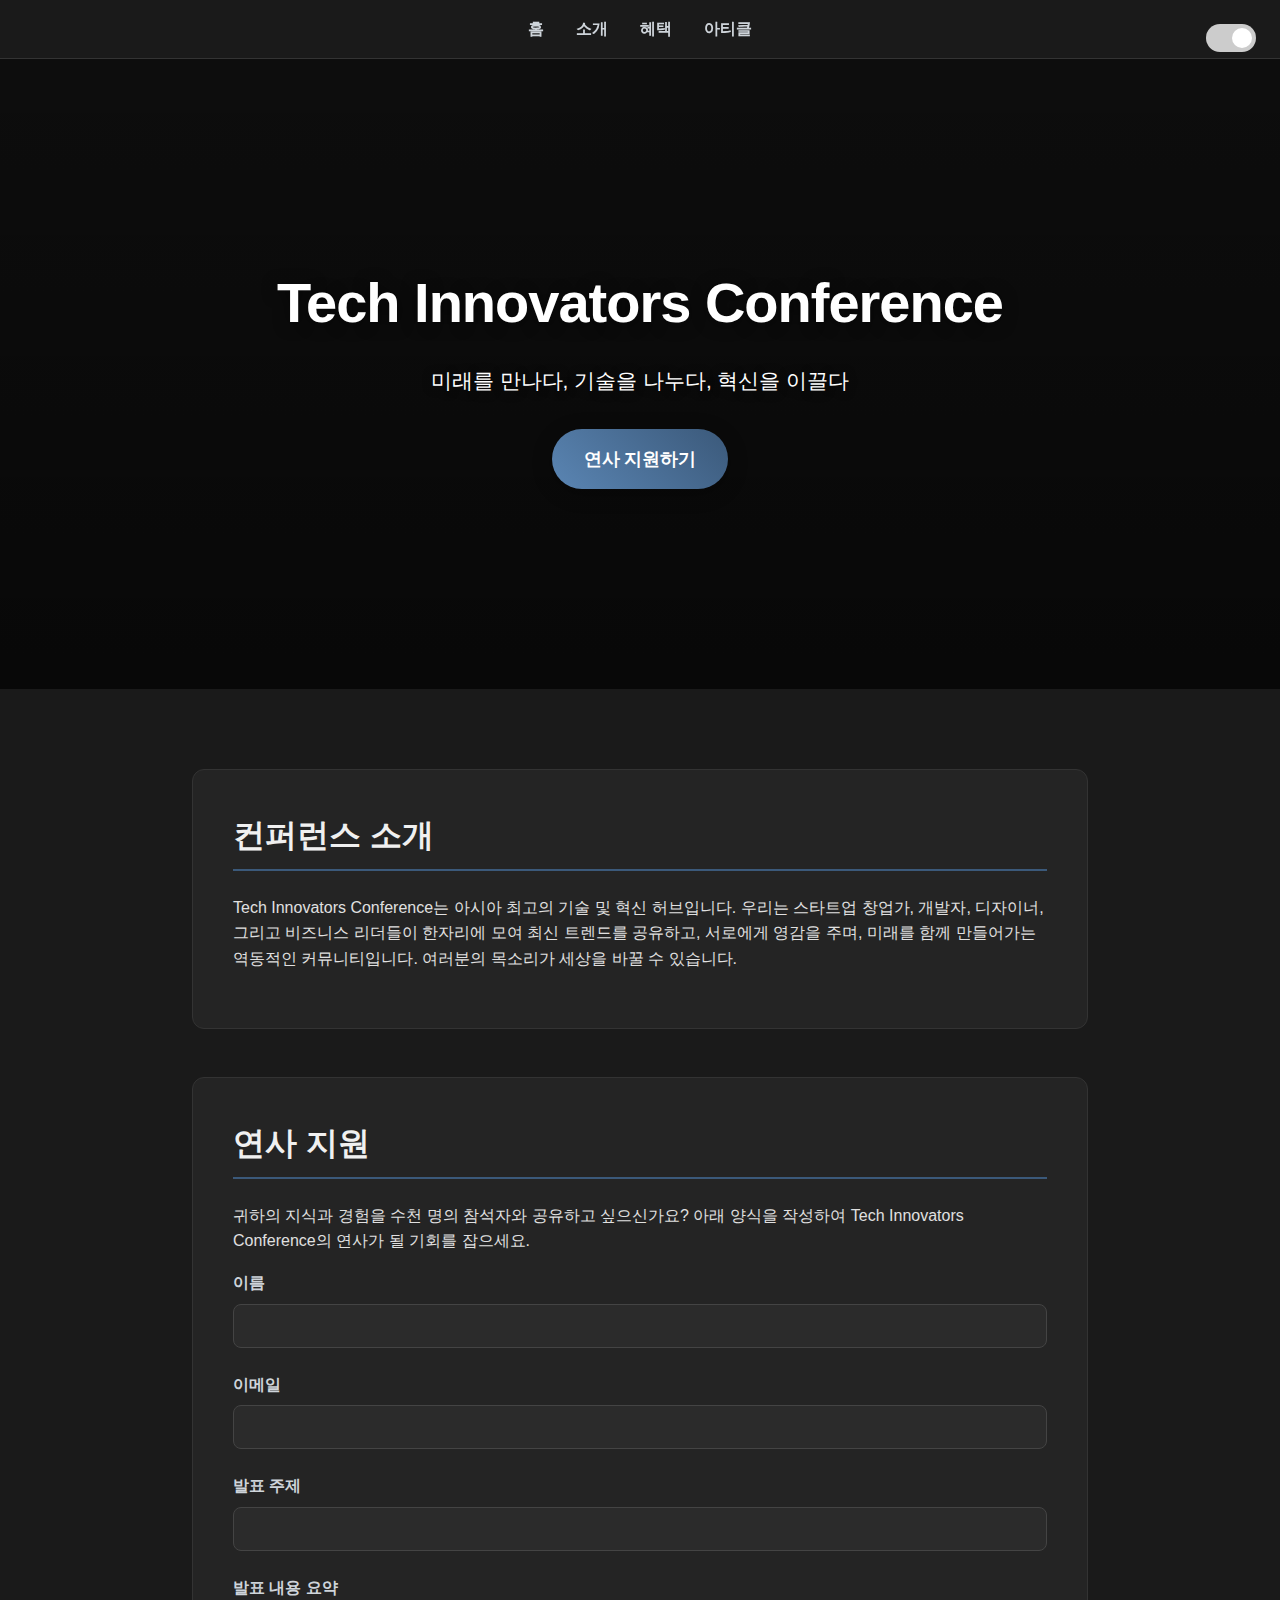
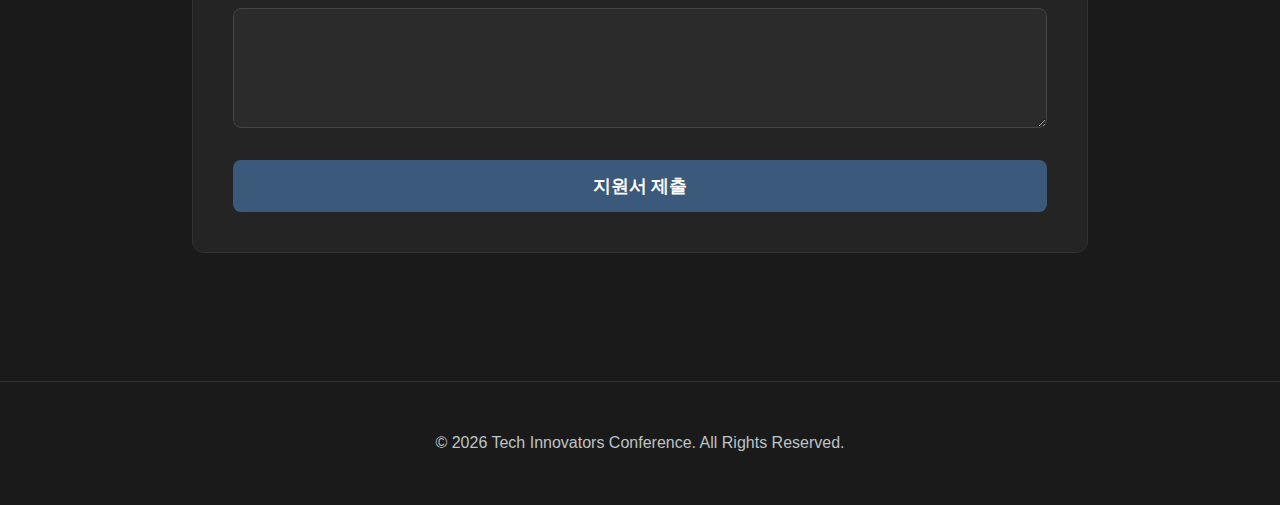
<file: index.html>
<!DOCTYPE html>
<html lang="ko">
<head>
    <meta charset="UTF-8">
    <meta name="viewport" content="width=device-width, initial-scale=1.0">
    <title>Tech Innovators Conference - 미래를 만나다</title>
    <!-- SEO Meta Tags -->
    <meta name="description" content="아시아 최고의 기술 컨퍼런스, Tech Innovators Conference에 오신 것을 환영합니다. 최신 IT 트렌드를 공유하고, 업계 리더들과 네트워킹할 기회를 잡으세요.">
    <meta name="keywords" content="테크 컨퍼런스, 스타트업, 연사 모집, IT 트렌드, 기술 강연, 개발자, 디자이너">
    <!-- Open Graph for social media -->
    <meta property="og:title" content="Tech Innovators Conference - 미래를 만나다">
    <meta property="og:description" content="최신 기술 트렌드와 비즈니스 인사이트가 가득한 곳. 지금 바로 Tech Innovators Conference에 참여하세요.">
    <meta property="og:type" content="website">
    <meta property="og:url" content="https://product-build-1.pages.dev/">
    <link rel="stylesheet" href="style.css?v=1.2">
    <script>
        // Apply theme before DOM loads to prevent flash
        (function() {
            const theme = localStorage.getItem('theme');
            if (theme === 'light') {
                document.documentElement.classList.add('light-mode');
            }
        })();
    </script>
</head>
<body>
    <div class="theme-switcher-container">
        <label class="switch">
            <input type="checkbox" id="theme-switcher">
            <span class="slider round"></span>
        </label>
    </div>

    <!-- Sticky Navigation -->
    <nav class="main-nav">
        <a href="/index.html">홈</a>
        <a href="/about.html">소개</a>
        <a href="/benefits.html">혜택</a>
        <a href="/articles.html">아티클</a>
    </nav>

    <!-- Hero Header -->
    <header class="main-header-hero">
        <h1>Tech Innovators Conference</h1>
        <p>미래를 만나다, 기술을 나누다, 혁신을 이끌다</p>
        <a href="#apply" class="cta-button">연사 지원하기</a>
    </header>

    <div class="container">
        <section id="intro" class="text-section">
            <h2>컨퍼런스 소개</h2>
            <p>Tech Innovators Conference는 아시아 최고의 기술 및 혁신 허브입니다. 우리는 스타트업 창업가, 개발자, 디자이너, 그리고 비즈니스 리더들이 한자리에 모여 최신 트렌드를 공유하고, 서로에게 영감을 주며, 미래를 함께 만들어가는 역동적인 커뮤니티입니다. 여러분의 목소리가 세상을 바꿀 수 있습니다.</p>
        </section>

        <section id="apply" class="form-section">
            <h2>연사 지원</h2>
            <p>귀하의 지식과 경험을 수천 명의 참석자와 공유하고 싶으신가요? 아래 양식을 작성하여 Tech Innovators Conference의 연사가 될 기회를 잡으세요.</p>
            <form id="speaker-form">
                <div class="form-group">
                    <label for="name">이름</label>
                    <input type="text" id="name" name="name" required>
                </div>
                <div class="form-group">
                    <label for="email">이메일</label>
                    <input type="email" id="email" name="email" required>
                </div>
                <div class="form-group">
                    <label for="topic">발표 주제</label>
                    <input type="text" id="topic" name="topic" required>
                </div>
                <div class="form-group">
                    <label for="abstract">발표 내용 요약</label>
                    <textarea id="abstract" name="abstract" rows="5" required></textarea>
                </div>
                <button type="submit" class="submit-button">지원서 제출</button>
            </form>
            <p id="form-success-message" style="display:none; color: green; margin-top: 15px;">성공적으로 지원되었습니다! 검토 후 연락드리겠습니다.</p>
        </section>
    </div>

    <footer class="main-footer">
        <p>&copy; 2026 Tech Innovators Conference. All Rights Reserved.</p>
    </footer>

    <script src="/js/theme.js" defer></script>
</body>
</html>
</file>
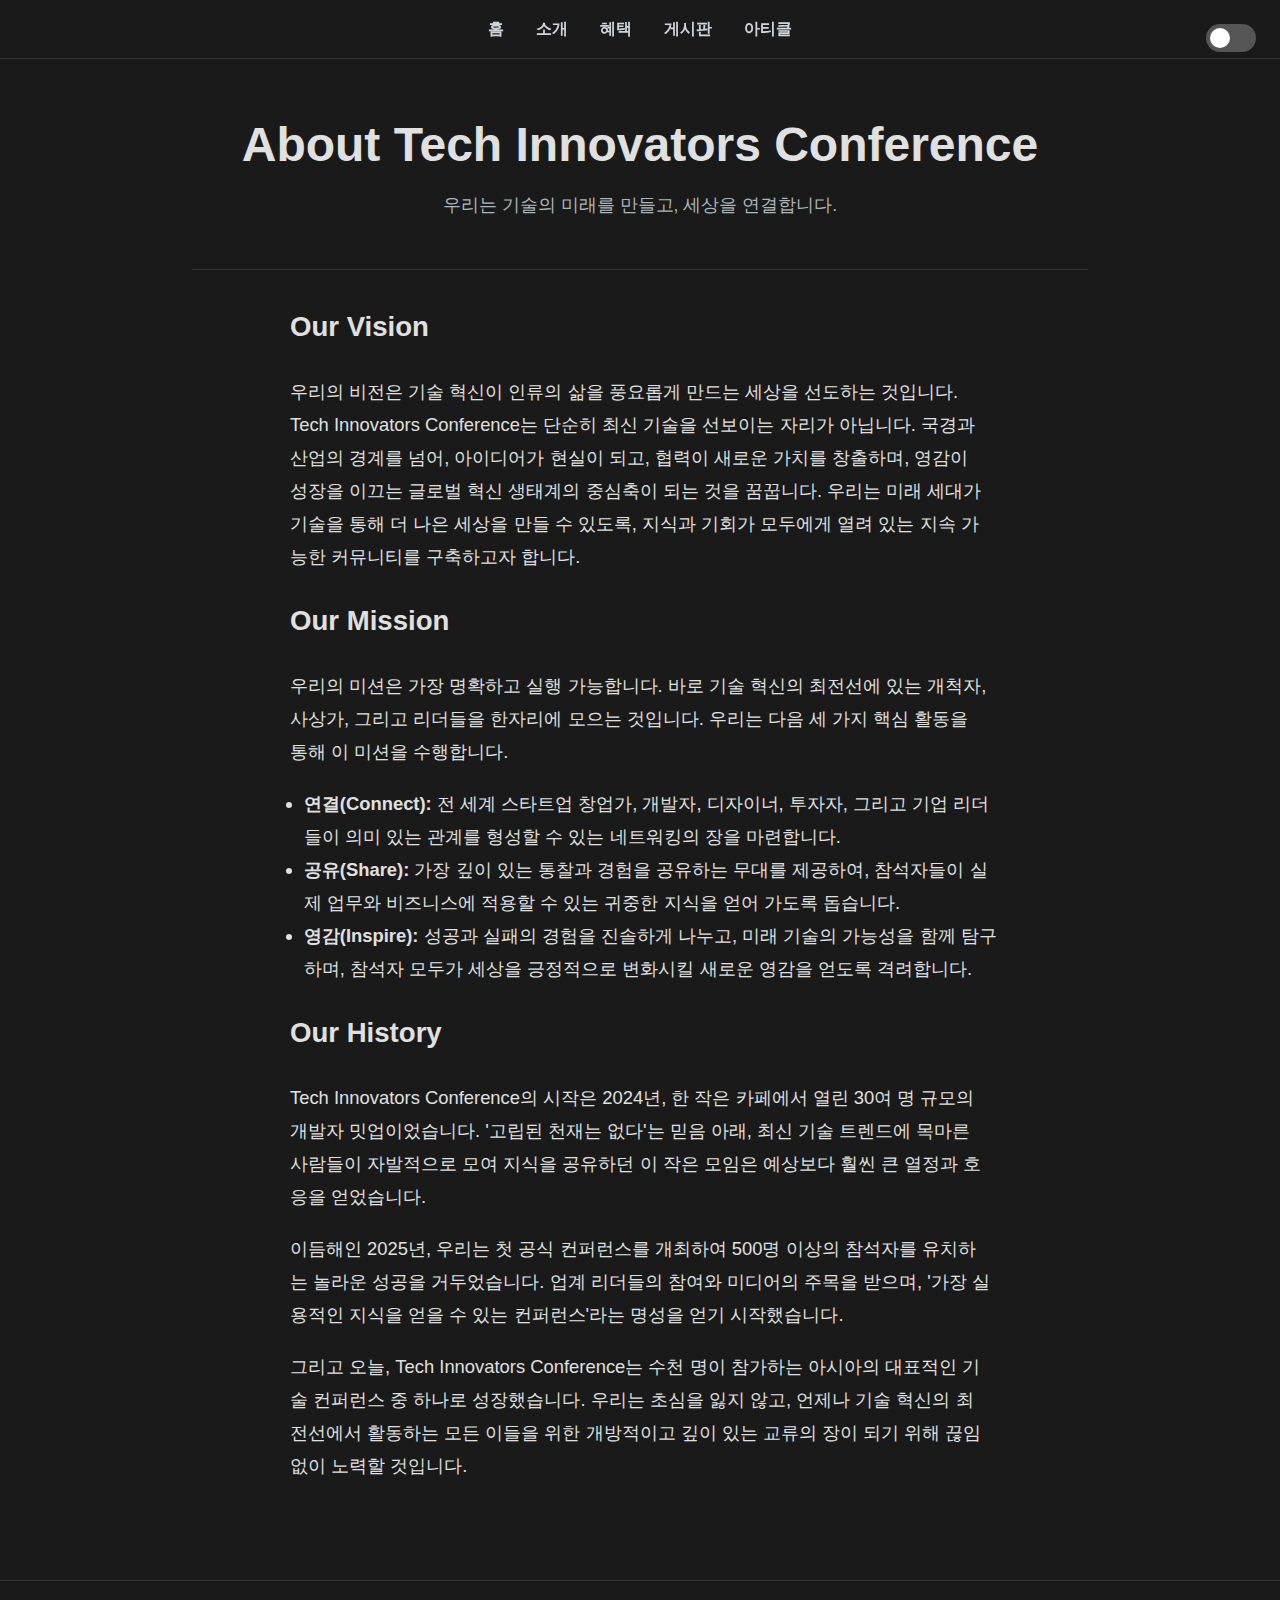
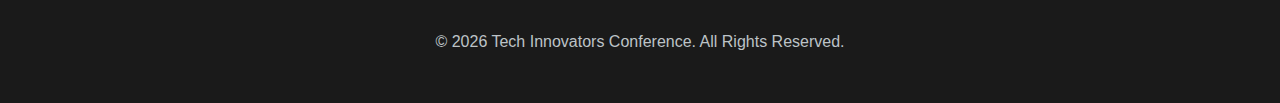
<file: about.html>
<!DOCTYPE html>
<html lang="ko">
<head>
    <meta charset="UTF-8">
    <meta name="viewport" content="width=device-width, initial-scale=1.0">
    <title>About Us - Tech Innovators Conference</title>
    <!-- SEO Meta Tags -->
    <meta name="description" content="Tech Innovators Conference의 비전, 미션, 그리고 연혁을 소개합니다. 우리는 기술 혁신을 통해 미래를 선도하고, 세상을 연결하는 것을 목표로 합니다.">
    <meta name="keywords" content="테크 컨퍼런스, 비전, 미션, 기술 혁신, 스타트업, IT 커뮤니티">
    <!-- Open Graph for social media -->
    <meta property="og:title" content="About Us - Tech Innovators Conference">
    <meta property="og:description" content="Tech Innovators Conference는 기술 혁신의 미래를 만들어가는 커뮤니티입니다. 우리의 비전과 미션에 동참하세요.">
    <meta property="og:type" content="website">
    <meta property="og:url" content="https://product-build-1.pages.dev/about">
    <link rel="stylesheet" href="style.css?v=1.2">
    <script>
      // Apply theme before DOM loads to prevent flash
      (function() {
        const theme = localStorage.getItem('theme');
        if (theme === 'light') {
          document.documentElement.classList.add('light-mode');
        }
      })();
    </script>
</head>
<body>
    <div class="theme-switcher-container">
        <label class="switch">
            <input type="checkbox" id="theme-switcher">
            <span class="slider round"></span>
        </label>
    </div>

    <nav class="main-nav">
        <a href="/index.html">홈</a>
        <a href="/about.html">소개</a>
        <a href="/benefits.html">혜택</a>
        <a href="/board.html">게시판</a>
        <a href="/articles.html">아티클</a>
    </nav>

    <div class="container">
        <header class="page-header">
            <h1>About Tech Innovators Conference</h1>
            <p>우리는 기술의 미래를 만들고, 세상을 연결합니다.</p>
        </header>

        <main class="post-full-body">
            <section>
                <h2>Our Vision</h2>
                <p>우리의 비전은 기술 혁신이 인류의 삶을 풍요롭게 만드는 세상을 선도하는 것입니다. Tech Innovators Conference는 단순히 최신 기술을 선보이는 자리가 아닙니다. 국경과 산업의 경계를 넘어, 아이디어가 현실이 되고, 협력이 새로운 가치를 창출하며, 영감이 성장을 이끄는 글로벌 혁신 생태계의 중심축이 되는 것을 꿈꿉니다. 우리는 미래 세대가 기술을 통해 더 나은 세상을 만들 수 있도록, 지식과 기회가 모두에게 열려 있는 지속 가능한 커뮤니티를 구축하고자 합니다.</p>
            </section>

            <section>
                <h2>Our Mission</h2>
                <p>우리의 미션은 가장 명확하고 실행 가능합니다. 바로 기술 혁신의 최전선에 있는 개척자, 사상가, 그리고 리더들을 한자리에 모으는 것입니다. 우리는 다음 세 가지 핵심 활동을 통해 이 미션을 수행합니다.</p>
                <ul>
                    <li><strong>연결(Connect):</strong> 전 세계 스타트업 창업가, 개발자, 디자이너, 투자자, 그리고 기업 리더들이 의미 있는 관계를 형성할 수 있는 네트워킹의 장을 마련합니다.</li>
                    <li><strong>공유(Share):</strong> 가장 깊이 있는 통찰과 경험을 공유하는 무대를 제공하여, 참석자들이 실제 업무와 비즈니스에 적용할 수 있는 귀중한 지식을 얻어 가도록 돕습니다.</li>
                    <li><strong>영감(Inspire):</strong> 성공과 실패의 경험을 진솔하게 나누고, 미래 기술의 가능성을 함께 탐구하며, 참석자 모두가 세상을 긍정적으로 변화시킬 새로운 영감을 얻도록 격려합니다.</li>
                </ul>
            </section>

            <section>
                <h2>Our History</h2>
                <p>Tech Innovators Conference의 시작은 2024년, 한 작은 카페에서 열린 30여 명 규모의 개발자 밋업이었습니다. '고립된 천재는 없다'는 믿음 아래, 최신 기술 트렌드에 목마른 사람들이 자발적으로 모여 지식을 공유하던 이 작은 모임은 예상보다 훨씬 큰 열정과 호응을 얻었습니다.</p>
                <p>이듬해인 2025년, 우리는 첫 공식 컨퍼런스를 개최하여 500명 이상의 참석자를 유치하는 놀라운 성공을 거두었습니다. 업계 리더들의 참여와 미디어의 주목을 받으며, '가장 실용적인 지식을 얻을 수 있는 컨퍼런스'라는 명성을 얻기 시작했습니다.</p>
                <p>그리고 오늘, Tech Innovators Conference는 수천 명이 참가하는 아시아의 대표적인 기술 컨퍼런스 중 하나로 성장했습니다. 우리는 초심을 잃지 않고, 언제나 기술 혁신의 최전선에서 활동하는 모든 이들을 위한 개방적이고 깊이 있는 교류의 장이 되기 위해 끊임없이 노력할 것입니다.</p>
            </section>
        </main>
    </div>

    <footer class="main-footer">
        <p>&copy; 2026 Tech Innovators Conference. All Rights Reserved.</p>
    </footer>

    <script src="main.js"></script>
</body>
</html>
</file>
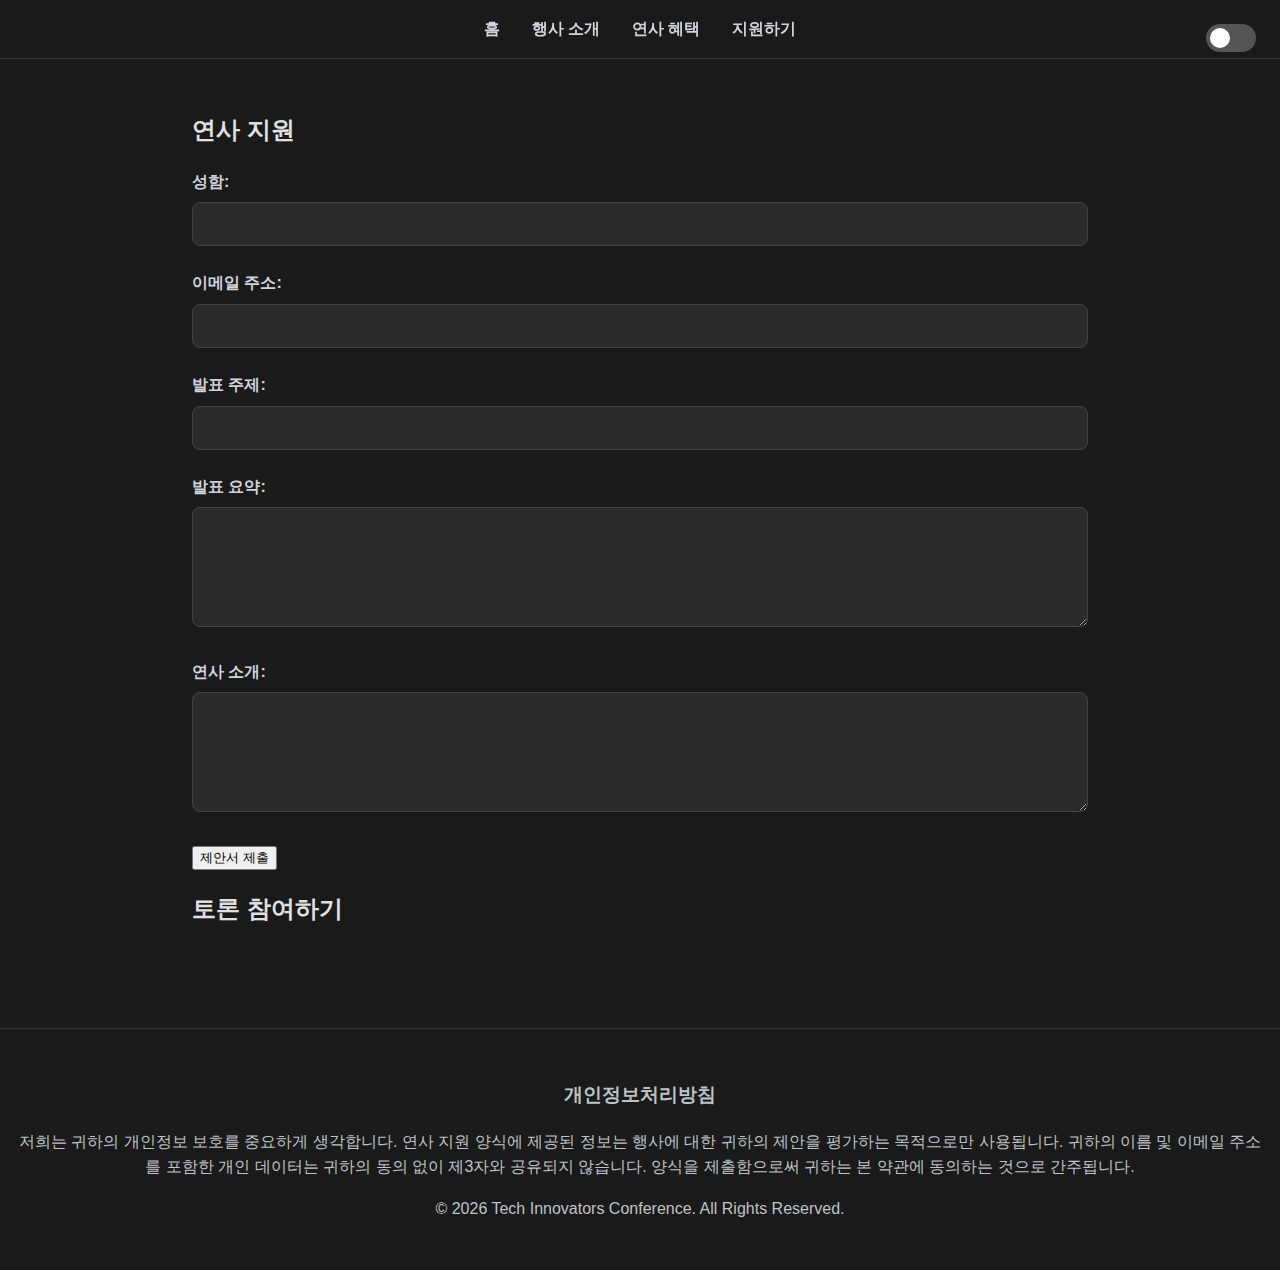
<file: apply.html>
<!DOCTYPE html>
<html lang="ko">
<head>
    <!-- Google tag (gtag.js) -->
<script async src="https://www.googletagmanager.com/gtag/js?id=G-HQX7RGY81Z"></script>
<script>
  window.dataLayer = window.dataLayer || [];
  function gtag(){dataLayer.push(arguments);}
  gtag('js', new Date());

  gtag('config', 'G-HQX7RGY81Z');
</script>
    <meta charset="UTF-8">
    <meta name="viewport" content="width=device-width, initial-scale=1.0">
    <meta name="google-adsense-account" content="ca-pub-8639144481500006">
    <title>지원하기 - Tech Innovators Conference</title>
    <link rel="stylesheet" href="style.css">
    <script async src="https://pagead2.googlesyndication.com/pagead/js/adsbygoogle.js?client=ca-pub-8639144481500006"
     crossorigin="anonymous"></script>
    <script type="text/javascript">
    (function(c,l,a,r,i,t,y){
        c[a]=c[a]||function(){(c[a].q=c[a].q||[]).push(arguments)};
        t=l.createElement(r);t.async=1;t.src="https://www.clarity.ms/tag/"+i;
        y=l.getElementsByTagName(r)[0];y.parentNode.insertBefore(t,y);
    })(window, document, "clarity", "script", "vahjximqha");
</script>
</head>
<body>
    <div class="theme-switcher-container">
        <label class="switch">
            <input type="checkbox" id="theme-switcher">
            <span class="slider round"></span>
        </label>
    </div>

    <nav class="main-nav">
        <a href="index.html">홈</a>
        <a href="about.html">행사 소개</a>
        <a href="benefits.html">연사 혜택</a>
        <a href="apply.html">지원하기</a>
    </nav>

    <div class="container">
        <main>
            <div id="speaker-form-container">
                <h2>연사 지원</h2>
                <form action="https://formspree.io/f/xzdglgkl" method="POST">
                    <div class="form-group">
                        <label for="name">성함:</label>
                        <input type="text" id="name" name="name" required>
                    </div>
                    
                    <div class="form-group">
                        <label for="email">이메일 주소:</label>
                        <input type="email" id="email" name="email" required>
                    </div>

                    <div class="form-group">
                        <label for="talk-title">발표 주제:</label>
                        <input type="text" id="talk-title" name="talk-title" required>
                    </div>

                    <div class="form-group">
                        <label for="talk-summary">발표 요약:</label>
                        <textarea id="talk-summary" name="talk-summary" rows="5" required></textarea>
                    </div>
                    
                    <div class="form-group">
                        <label for="speaker-bio">연사 소개:</label>
                        <textarea id="speaker-bio" name="speaker-bio" rows="4" required></textarea>
                    </div>

                    <button type="submit">제안서 제출</button>
                </form>
            </div>
            <section id="comments" class="content-section">
                <h2>토론 참여하기</h2>
                <div id="disqus_thread"></div>
                <script>
                    var disqus_config = function () {
                        this.page.url = window.location.href;
                        this.page.identifier = window.location.pathname;
                        this.page.theme = document.body.classList.contains('light-mode') ? 'light' : 'dark';
                    };
                    (function() { // DON'T EDIT BELOW THIS LINE
                    var d = document, s = d.createElement('script');
                    s.src = 'https://product-build-1.disqus.com/embed.js';
                    s.setAttribute('data-timestamp', +new Date());
                    (d.head || d.body).appendChild(s);
                    })();
                </script>
                <noscript>Please enable JavaScript to view the <a href="https://disqus.com/?ref_noscript">comments powered by Disqus.</a></noscript>
            </section>
        </main>
    </div>

    <footer class="main-footer">
        <div id="privacy">
            <h3>개인정보처리방침</h3>
            <p>저희는 귀하의 개인정보 보호를 중요하게 생각합니다. 연사 지원 양식에 제공된 정보는 행사에 대한 귀하의 제안을 평가하는 목적으로만 사용됩니다. 귀하의 이름 및 이메일 주소를 포함한 개인 데이터는 귀하의 동의 없이 제3자와 공유되지 않습니다. 양식을 제출함으로써 귀하는 본 약관에 동의하는 것으로 간주됩니다.</p>
        </div>
        <p>&copy; 2026 Tech Innovators Conference. All Rights Reserved.</p>
    </footer>

    <script src="main.js"></script>
</body>
</html>
</file>
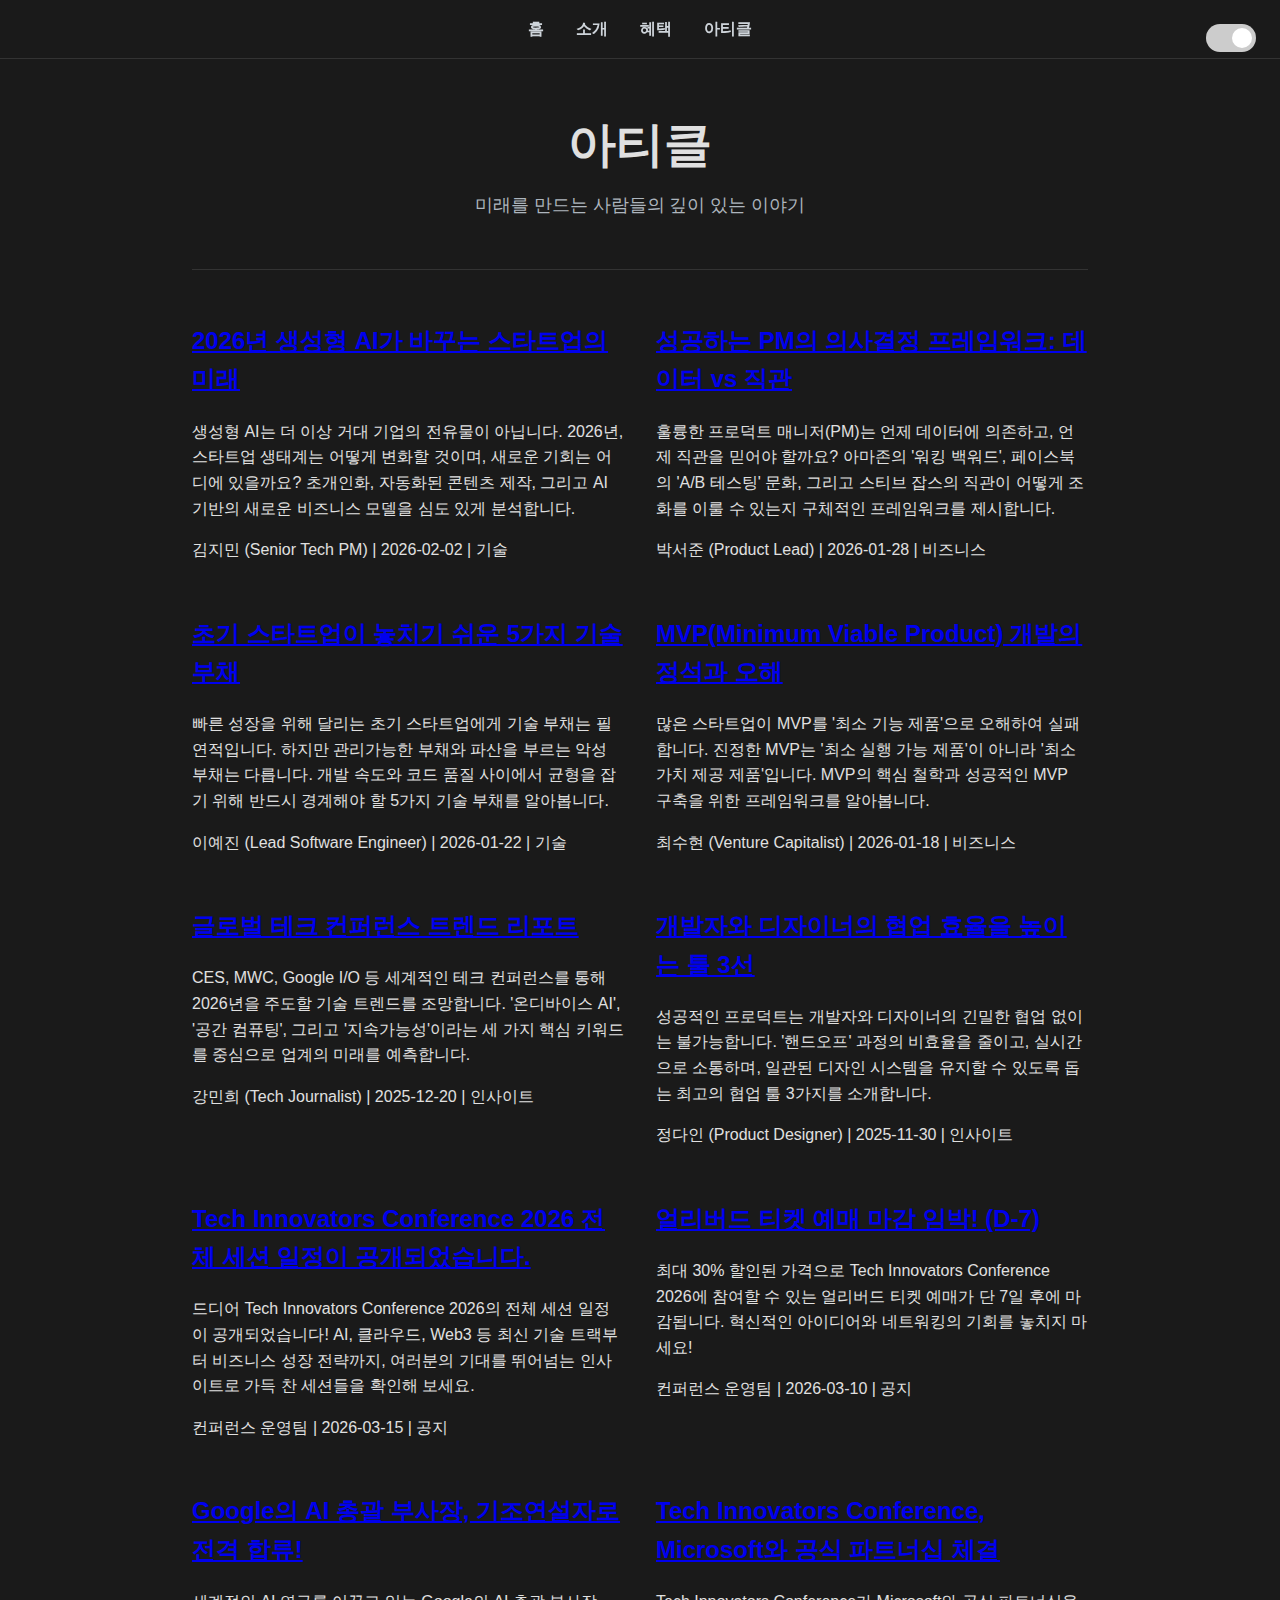
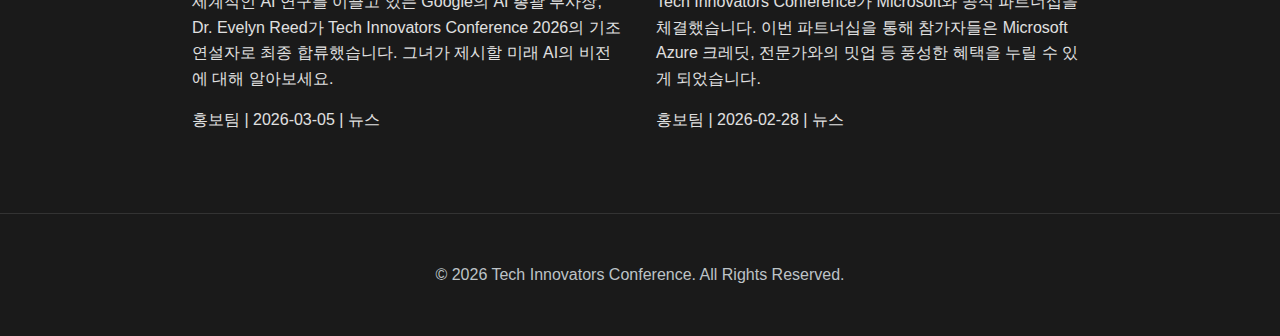
<file: articles.html>
<!DOCTYPE html>
<html lang="ko">
<head>
    <meta charset="UTF-8">
    <meta name="viewport" content="width=device-width, initial-scale=1.0">
    <title>아티클 - Tech Innovators Conference</title>
    <meta name="description" content="기술 트렌드, 스타트업, AI, 그리고 미래 산업에 대한 깊이 있는 인사이트를 Tech Innovators Conference의 아티클을 통해 만나보세요.">
    <meta name="keywords" content="기술 블로그, IT 트렌드, AI, 스타트업, 프로덕트 매니지먼트, 컨퍼런스 인사이트">
    <meta property="og:title" content="아티클 - Tech Innovators Conference">
    <meta property="og:description" content="최신 기술 트렌드와 비즈니스 인사이트가 가득한 곳. Tech Innovators Conference의 전문가 아티클을 읽어보세요.">
    <meta property="og:type" content="website">
    <meta property="og:url" content="https://product-build-1.pages.dev/articles">
    <link rel="stylesheet" href="../style.css?v=1.2">
    <script>
        (function() {
            const theme = localStorage.getItem('theme');
            if (theme === 'light') {
                document.documentElement.classList.add('light-mode');
            }
        })();
    </script>
</head>
<body>
    <div class="theme-switcher-container">
        <label class="switch">
            <input type="checkbox" id="theme-switcher">
            <span class="slider round"></span>
        </label>
    </div>

    <nav class="main-nav">
        <a href="/index.html">홈</a>
        <a href="/about.html">소개</a>
        <a href="/benefits.html">혜택</a>
        <a href="/articles.html">아티클</a>
    </nav>

    <div class="container">
        <header class="page-header">
            <h1>아티클</h1>
            <p>미래를 만드는 사람들의 깊이 있는 이야기</p>
        </header>

        <main id="articles-list" class="posts-grid">
            <!-- 아티클 목록이 여기에 동적으로 삽입됩니다. -->
        </main>
    </div>

    <footer class="main-footer">
        <p>&copy; 2026 Tech Innovators Conference. All Rights Reserved.</p>
    </footer>
    
    <script src="/js/article-data.js"></script>
    <script src="/js/articles.js"></script>
    <script src="/js/theme.js" defer></script>
</body>
</html>
</file>
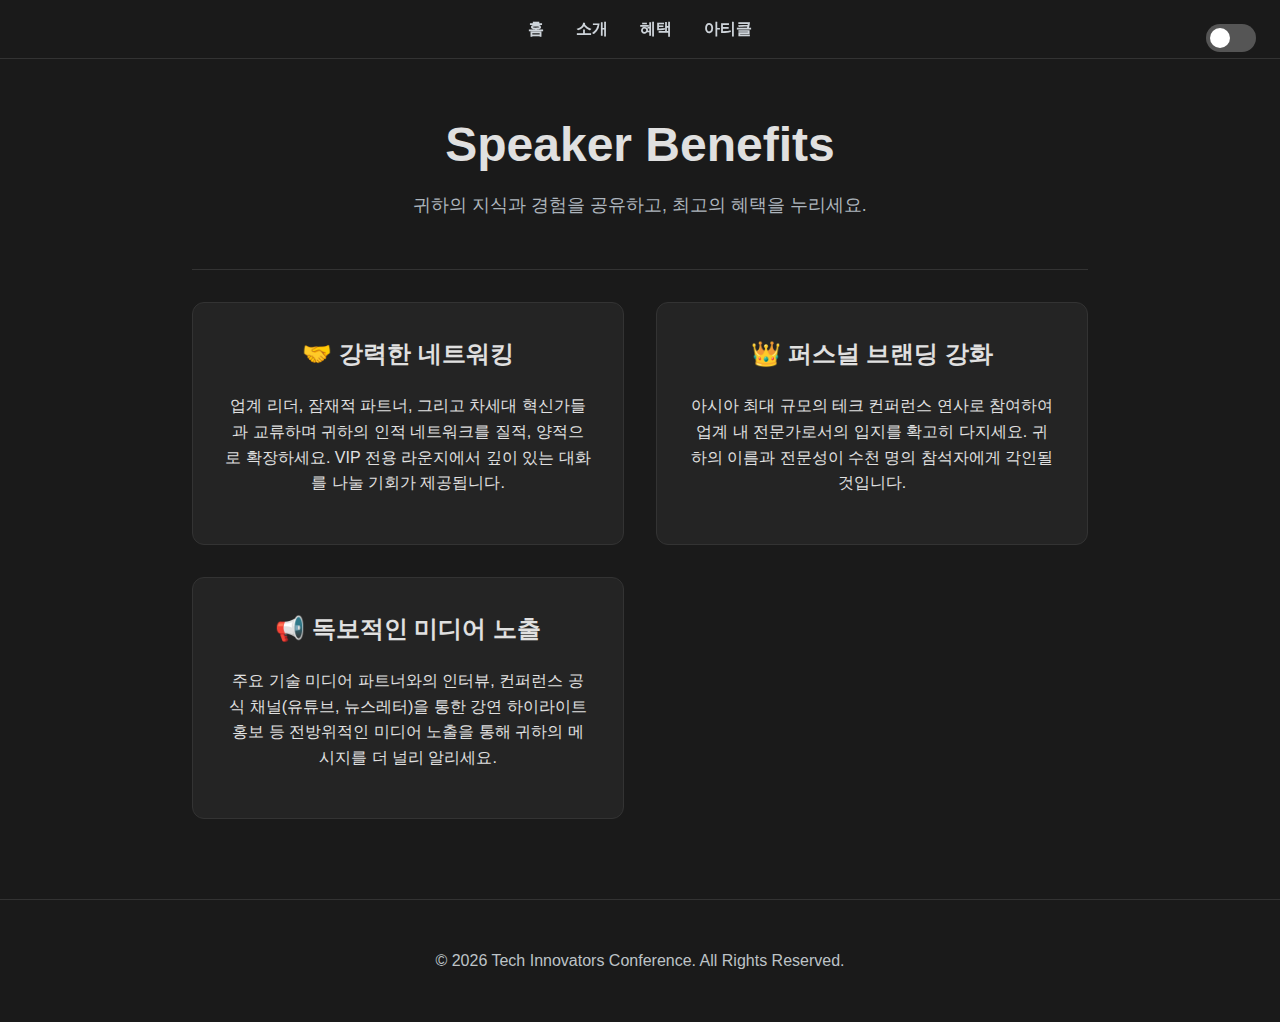
<file: benefits.html>
<!DOCTYPE html>
<html lang="ko">
<head>
    <meta charset="UTF-8">
    <meta name="viewport" content="width=device-width, initial-scale=1.0">
    <title>연사 혜택 - Tech Innovators Conference</title>
    <!-- SEO Meta Tags -->
    <meta name="description" content="Tech Innovators Conference 연사가 되어 최고의 혜택을 누리세요. 강력한 네트워킹, 퍼스널 브랜딩 강화, 그리고 독보적인 미디어 노출 기회를 제공합니다.">
    <meta name="keywords" content="연사 혜택, 네트워킹, 브랜딩, 미디어 노출, 테크 컨퍼런스, 기술 강연">
    <!-- Open Graph for social media -->
    <meta property="og:title" content="연사 혜택 - Tech Innovators Conference">
    <meta property="og:description" content="Tech Innovators Conference에서 귀하의 인사이트를 공유하고 특별한 혜택의 주인공이 되십시오.">
    <meta property="og:type" content="website">
    <meta property="og:url" content="https://product-build-1.pages.dev/benefits">
    <link rel="stylesheet" href="style.css?v=1.2">
    <script>
      // Apply theme before DOM loads to prevent flash
      (function() {
        const theme = localStorage.getItem('theme');
        if (theme === 'light') {
          document.documentElement.classList.add('light-mode');
        }
      })();
    </script>
</head>
<body>
    <div class="theme-switcher-container">
        <label class="switch">
            <input type="checkbox" id="theme-switcher">
            <span class="slider round"></span>
        </label>
    </div>

    <nav class="main-nav">
        <a href="/index.html">홈</a>
        <a href="/about.html">소개</a>
        <a href="/benefits.html">혜택</a>
        <a href="/articles.html">아티클</a>
    </nav>

    <div class="container">
        <header class="page-header">
            <h1>Speaker Benefits</h1>
            <p>귀하의 지식과 경험을 공유하고, 최고의 혜택을 누리세요.</p>
        </header>

        <main class="benefits-grid">
            <div class="benefit-card">
                <h2>🤝 강력한 네트워킹</h2>
                <p>업계 리더, 잠재적 파트너, 그리고 차세대 혁신가들과 교류하며 귀하의 인적 네트워크를 질적, 양적으로 확장하세요. VIP 전용 라운지에서 깊이 있는 대화를 나눌 기회가 제공됩니다.</p>
            </div>
            <div class="benefit-card">
                <h2>👑 퍼스널 브랜딩 강화</h2>
                <p>아시아 최대 규모의 테크 컨퍼런스 연사로 참여하여 업계 내 전문가로서의 입지를 확고히 다지세요. 귀하의 이름과 전문성이 수천 명의 참석자에게 각인될 것입니다.</p>
            </div>
            <div class="benefit-card">
                <h2>📢 독보적인 미디어 노출</h2>
                <p>주요 기술 미디어 파트너와의 인터뷰, 컨퍼런스 공식 채널(유튜브, 뉴스레터)을 통한 강연 하이라이트 홍보 등 전방위적인 미디어 노출을 통해 귀하의 메시지를 더 널리 알리세요.</p>
            </div>
        </main>
    </div>

    <footer class="main-footer">
        <p>&copy; 2026 Tech Innovators Conference. All Rights Reserved.</p>
    </footer>

    <script src="main.js"></script>
</body>
</html>
</file>
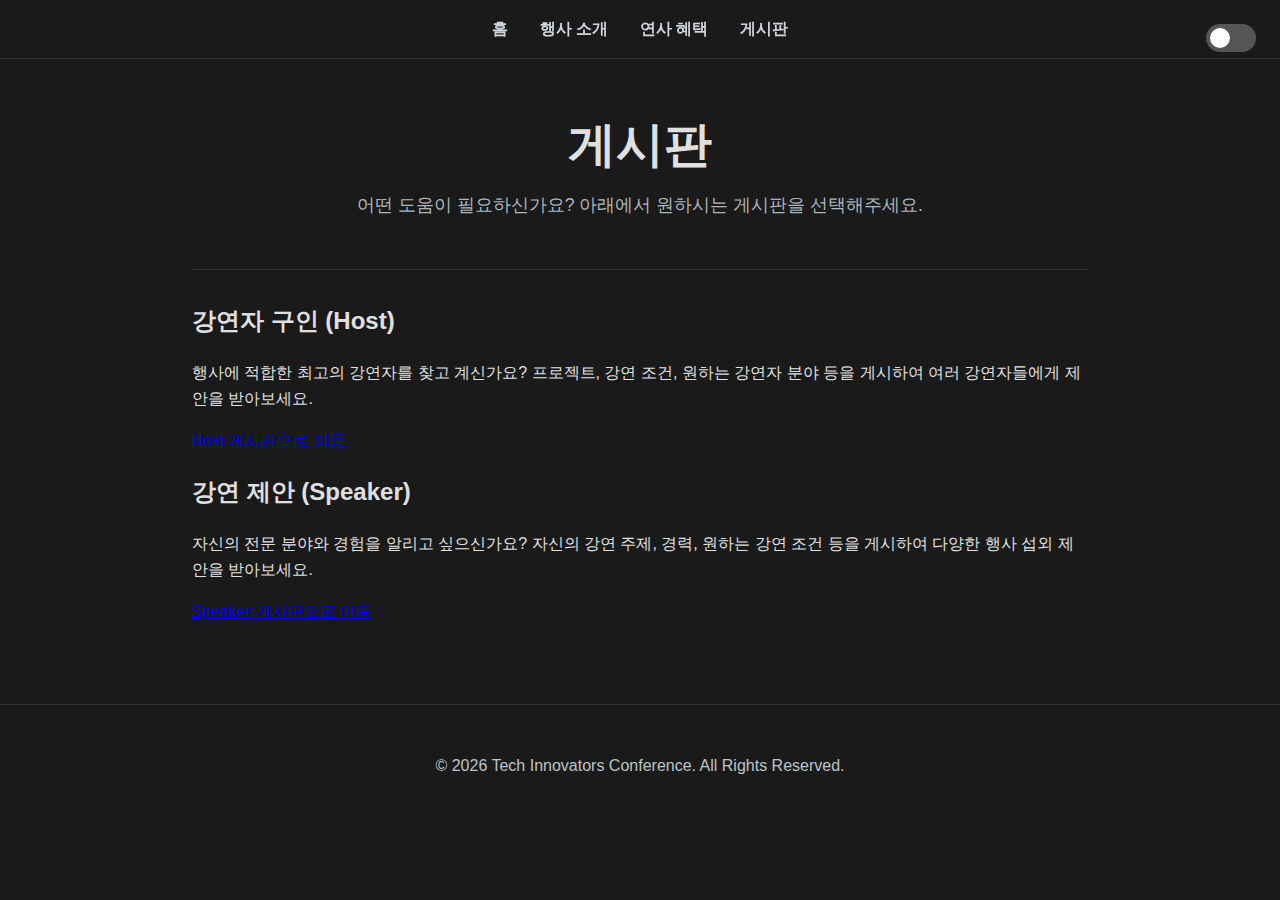
<file: board.html>
<!DOCTYPE html>
<html lang="ko">
<head>
    <meta charset="UTF-8">
    <meta name="viewport" content="width=device-width, initial-scale=1.0">
    <title>게시판 선택 - 강연자/섭외자 매칭 플랫폼</title>
    <link rel="stylesheet" href="style.css">
    <script>
      (function() {
        const theme = localStorage.getItem('theme');
        if (theme === 'light') {
          document.documentElement.classList.add('light-mode');
        }
      })();
    </script>
</head>
<body>
    <div class="theme-switcher-container">
        <label class="switch">
            <input type="checkbox" id="theme-switcher">
            <span class="slider round"></span>
        </label>
    </div>

    <nav class="main-nav">
        <a href="index.html">홈</a>
        <a href="about.html">행사 소개</a>
        <a href="benefits.html">연사 혜택</a>
        <a href="board.html">게시판</a>
    </nav>

    <div class="container">
        <header class="page-header">
            <h1>게시판</h1>
            <p>어떤 도움이 필요하신가요? 아래에서 원하시는 게시판을 선택해주세요.</p>
        </header>

        <main class="board-selection">
            <div class="board-card">
                <h2>강연자 구인 (Host)</h2>
                <p>행사에 적합한 최고의 강연자를 찾고 계신가요? 프로젝트, 강연 조건, 원하는 강연자 분야 등을 게시하여 여러 강연자들에게 제안을 받아보세요.</p>
                <a href="host-board.html" class="btn">Host 게시판으로 이동</a>
            </div>
            <div class="board-card">
                <h2>강연 제안 (Speaker)</h2>
                <p>자신의 전문 분야와 경험을 알리고 싶으신가요? 자신의 강연 주제, 경력, 원하는 강연 조건 등을 게시하여 다양한 행사 섭외 제안을 받아보세요.</p>
                <a href="speaker-board.html" class="btn">Speaker 게시판으로 이동</a>
            </div>
        </main>
    </div>

    <footer class="main-footer">
        <p>&copy; 2026 Tech Innovators Conference. All Rights Reserved.</p>
    </footer>

    <script src="main.js"></script>
</body>
</html>
</file>
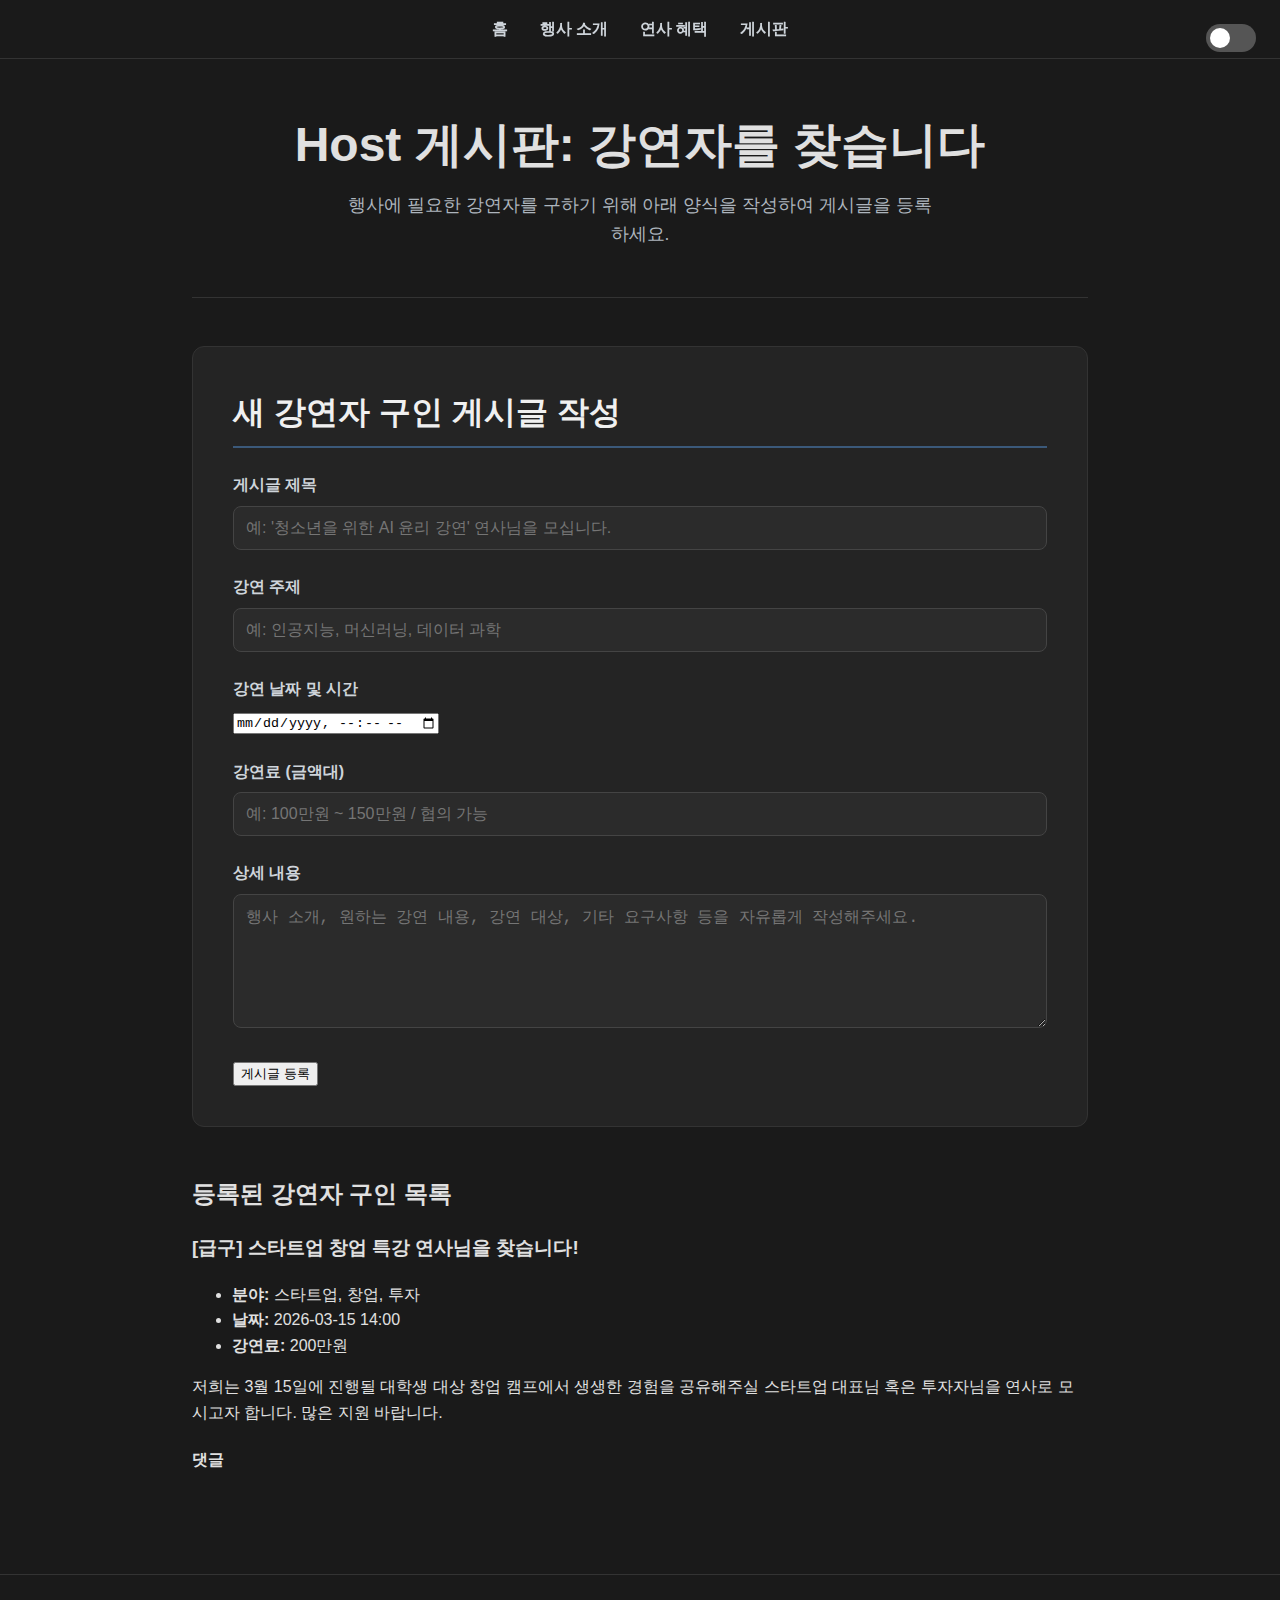
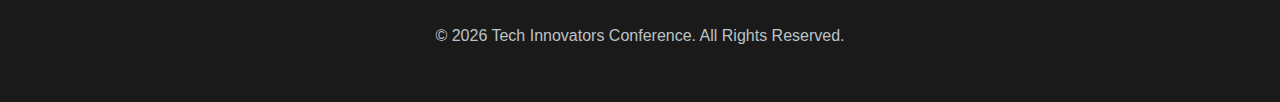
<file: host-board.html>
<!DOCTYPE html>
<html lang="ko">
<head>
    <meta charset="UTF-8">
    <meta name="viewport" content="width=device-width, initial-scale=1.0">
    <title>Host 게시판 - 강연자 구인</title>
    <link rel="stylesheet" href="style.css">
    <script>
      (function() {
        const theme = localStorage.getItem('theme');
        if (theme === 'light') {
          document.documentElement.classList.add('light-mode');
        }
      })();
    </script>
</head>
<body>
    <div class="theme-switcher-container">
        <label class="switch">
            <input type="checkbox" id="theme-switcher">
            <span class="slider round"></span>
        </label>
    </div>

    <nav class="main-nav">
        <a href="index.html">홈</a>
        <a href="about.html">행사 소개</a>
        <a href="benefits.html">연사 혜택</a>
        <a href="board.html">게시판</a>
    </nav>

    <div class="container">
        <header class="page-header">
            <h1>Host 게시판: 강연자를 찾습니다</h1>
            <p>행사에 필요한 강연자를 구하기 위해 아래 양식을 작성하여 게시글을 등록하세요.</p>
        </header>

        <main class="board-content">
            <section class="form-section">
                <h2>새 강연자 구인 게시글 작성</h2>
                <form>
                    <div class="form-group">
                        <label for="host-title">게시글 제목</label>
                        <input type="text" id="host-title" name="host-title" placeholder="예: '청소년을 위한 AI 윤리 강연' 연사님을 모십니다." required>
                    </div>
                    <div class="form-group">
                        <label for="host-topic">강연 주제</label>
                        <input type="text" id="host-topic" name="host-topic" placeholder="예: 인공지능, 머신러닝, 데이터 과학" required>
                    </div>
                    <div class="form-group">
                        <label for="host-date">강연 날짜 및 시간</label>
                        <input type="datetime-local" id="host-date" name="host-date" required>
                    </div>
                    <div class="form-group">
                        <label for="host-budget">강연료 (금액대)</label>
                        <input type="text" id="host-budget" name="host-budget" placeholder="예: 100만원 ~ 150만원 / 협의 가능" required>
                    </div>
                    <div class="form-group">
                        <label for="host-details">상세 내용</label>
                        <textarea id="host-details" name="host-details" rows="6" placeholder="행사 소개, 원하는 강연 내용, 강연 대상, 기타 요구사항 등을 자유롭게 작성해주세요." required></textarea>
                    </div>
                    <button type="submit" class="btn">게시글 등록</button>
                </form>
            </section>

            <section class="post-list">
                <h2>등록된 강연자 구인 목록</h2>
                <article class="post-item">
                    <h3>[급구] 스타트업 창업 특강 연사님을 찾습니다!</h3>
                    <ul class="post-meta">
                        <li><strong>분야:</strong> 스타트업, 창업, 투자</li>
                        <li><strong>날짜:</strong> 2026-03-15 14:00</li>
                        <li><strong>강연료:</strong> 200만원</li>
                    </ul>
                    <p>저희는 3월 15일에 진행될 대학생 대상 창업 캠프에서 생생한 경험을 공유해주실 스타트업 대표님 혹은 투자자님을 연사로 모시고자 합니다. 많은 지원 바랍니다.</p>
                    
                    <!-- Disqus 댓글 섹션 -->
                    <div class="comments-section">
                        <h4>댓글</h4>
                        <div id="disqus_thread_host_1"></div>
                        <script>
                            /**
                            *  RECOMMENDED CONFIGURATION VARIABLES: EDIT AND UNCOMMENT THE SECTION BELOW TO INSERT DYNAMIC VALUES FROM YOUR PLATFORM OR CMS.
                            *  LEARN WHY DEFINING THESE VARIABLES IS IMPORTANT: https://disqus.com/admin/universalcode/#configuration-variables    */
                            
                            var disqus_config = function () {
                            this.page.url = window.location.href + '#post-host-1';  // 고유한 URL을 위해 #해시 추가
                            this.page.identifier = 'host-post-1'; // 각 게시글마다 고유한 식별자
                            };
                            
                            (function() { // IMPORTANT: SCRIPT URL SHOULD BE UPDATED WITH YOUR DISQUS SHORTNAME
                            var d = document, s = d.createElement('script');
                            s.src = 'https://product-build-1.disqus.com/embed.js'; // 중요: 'YOUR_SHORTNAME'을 실제 Disqus shortname으로 변경하세요.
                            s.setAttribute('data-timestamp', +new Date());
                            (d.head || d.body).appendChild(s);
                            })();
                        </script>
                        <noscript>Please enable JavaScript to view the <a href="https://disqus.com/?ref_noscript">comments powered by Disqus.</a></noscript>
                    </div>
                </article>
                <!-- 추가 게시글은 여기에 계속됩니다. -->
            </section>
        </main>
    </div>

    <footer class="main-footer">
        <p>&copy; 2026 Tech Innovators Conference. All Rights Reserved.</p>
    </footer>

    <script src="main.js"></script>
</body>
</html>
</file>
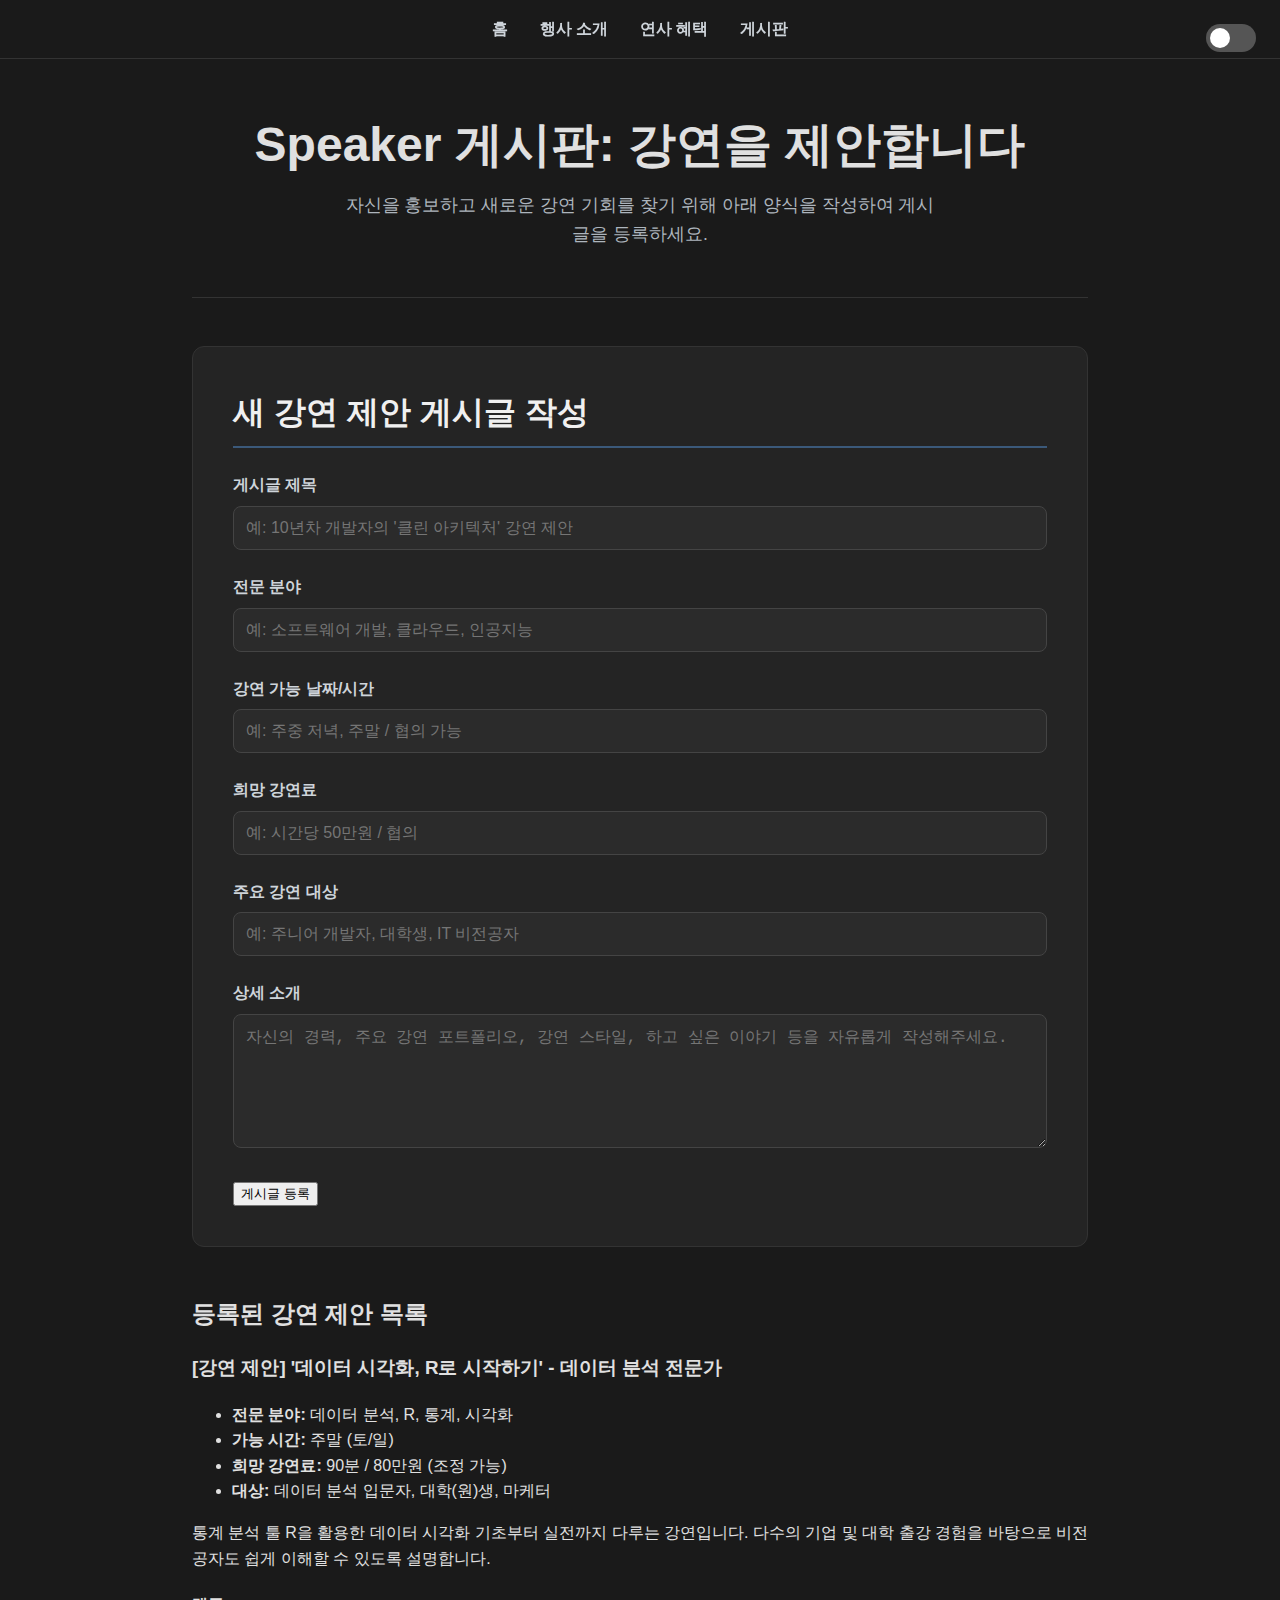
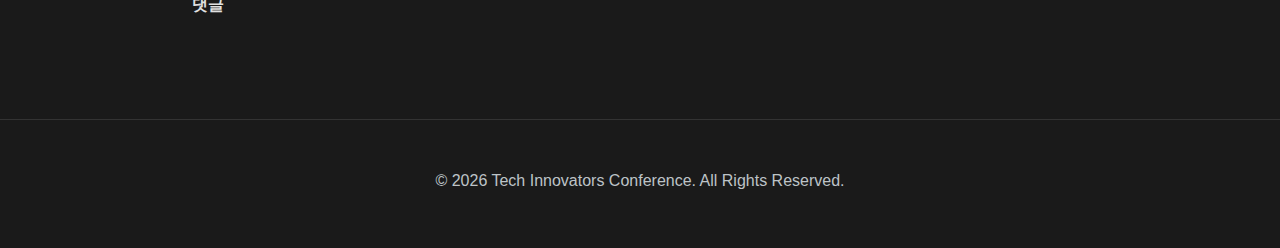
<file: speaker-board.html>
<!DOCTYPE html>
<html lang="ko">
<head>
    <meta charset="UTF-8">
    <meta name="viewport" content="width=device-width, initial-scale=1.0">
    <title>Speaker 게시판 - 강연 제안</title>
    <link rel="stylesheet" href="style.css">
    <script>
      (function() {
        const theme = localStorage.getItem('theme');
        if (theme === 'light') {
          document.documentElement.classList.add('light-mode');
        }
      })();
    </script>
</head>
<body>
    <div class="theme-switcher-container">
        <label class="switch">
            <input type="checkbox" id="theme-switcher">
            <span class="slider round"></span>
        </label>
    </div>

    <nav class="main-nav">
        <a href="index.html">홈</a>
        <a href="about.html">행사 소개</a>
        <a href="benefits.html">연사 혜택</a>
        <a href="board.html">게시판</a>
    </nav>

    <div class="container">
        <header class="page-header">
            <h1>Speaker 게시판: 강연을 제안합니다</h1>
            <p>자신을 홍보하고 새로운 강연 기회를 찾기 위해 아래 양식을 작성하여 게시글을 등록하세요.</p>
        </header>

        <main class="board-content">
            <section class="form-section">
                <h2>새 강연 제안 게시글 작성</h2>
                <form>
                    <div class="form-group">
                        <label for="speaker-title">게시글 제목</label>
                        <input type="text" id="speaker-title" name="speaker-title" placeholder="예: 10년차 개발자의 '클린 아키텍처' 강연 제안" required>
                    </div>
                    <div class="form-group">
                        <label for="speaker-field">전문 분야</label>
                        <input type="text" id="speaker-field" name="speaker-field" placeholder="예: 소프트웨어 개발, 클라우드, 인공지능" required>
                    </div>
                    <div class="form-group">
                        <label for="speaker-availability">강연 가능 날짜/시간</label>
                        <input type="text" id="speaker-availability" name="speaker-availability" placeholder="예: 주중 저녁, 주말 / 협의 가능" required>
                    </div>
                    <div class="form-group">
                        <label for="speaker-fee">희망 강연료</label>
                        <input type="text" id="speaker-fee" name="speaker-fee" placeholder="예: 시간당 50만원 / 협의" required>
                    </div>
                    <div class="form-group">
                        <label for="speaker-target">주요 강연 대상</label>
                        <input type="text" id="speaker-target" name="speaker-target" placeholder="예: 주니어 개발자, 대학생, IT 비전공자" required>
                    </div>
                    <div class="form-group">
                        <label for="speaker-details">상세 소개</label>
                        <textarea id="speaker-details" name="speaker-details" rows="6" placeholder="자신의 경력, 주요 강연 포트폴리오, 강연 스타일, 하고 싶은 이야기 등을 자유롭게 작성해주세요." required></textarea>
                    </div>
                    <button type="submit" class="btn">게시글 등록</button>
                </form>
            </section>

            <section class="post-list">
                <h2>등록된 강연 제안 목록</h2>
                <article class="post-item">
                    <h3>[강연 제안] '데이터 시각화, R로 시작하기' - 데이터 분석 전문가</h3>
                    <ul class="post-meta">
                        <li><strong>전문 분야:</strong> 데이터 분석, R, 통계, 시각화</li>
                        <li><strong>가능 시간:</strong> 주말 (토/일)</li>
                        <li><strong>희망 강연료:</strong> 90분 / 80만원 (조정 가능)</li>
                        <li><strong>대상:</strong> 데이터 분석 입문자, 대학(원)생, 마케터</li>
                    </ul>
                    <p>통계 분석 툴 R을 활용한 데이터 시각화 기초부터 실전까지 다루는 강연입니다. 다수의 기업 및 대학 출강 경험을 바탕으로 비전공자도 쉽게 이해할 수 있도록 설명합니다.</p>
                    
                    <!-- Disqus 댓글 섹션 -->
                    <div class="comments-section">
                        <h4>댓글</h4>
                        <div id="disqus_thread_speaker_1"></div>
                        <script>
                            /**
                            *  RECOMMENDED CONFIGURATION VARIABLES: EDIT AND UNCOMMENT THE SECTION BELOW TO INSERT DYNAMIC VALUES FROM YOUR PLATFORM OR CMS.
                            *  LEARN WHY DEFINING THESE VARIABLES IS IMPORTANT: https://disqus.com/admin/universalcode/#configuration-variables    */
                            
                            var disqus_config = function () {
                            this.page.url = window.location.href + '#post-speaker-1';  // 고유한 URL을 위해 #해시 추가
                            this.page.identifier = 'speaker-post-1'; // 각 게시글마다 고유한 식별자
                            };
                            
                            (function() { // IMPORTANT: SCRIPT URL SHOULD BE UPDATED WITH YOUR DISQUS SHORTNAME
                            var d = document, s = d.createElement('script');
                            s.src = 'https://product-build-1.disqus.com/embed.js'; // 중요: 'YOUR_SHORTNAME'을 실제 Disqus shortname으로 변경하세요.
                            s.setAttribute('data-timestamp', +new Date());
                            (d.head || d.body).appendChild(s);
                            })();
                        </script>
                        <noscript>Please enable JavaScript to view the <a href="https://disqus.com/?ref_noscript">comments powered by Disqus.</a></noscript>
                    </div>
                </article>
                <!-- 추가 게시글은 여기에 계속됩니다. -->
            </section>
        </main>
    </div>

    <footer class="main-footer">
        <p>&copy; 2026 Tech Innovators Conference. All Rights Reserved.</p>
    </footer>

    <script src="main.js"></script>
</body>
</html>
</file>
<file: style.css>
/* General Body Styles */
body {
    font-family: -apple-system, BlinkMacSystemFont, 'Segoe UI', Roboto, Helvetica, Arial, sans-serif;
    background-color: #1a1a1a; /* Dark background as default */
    color: #e0e0e0;
    margin: 0;
    line-height: 1.6;
    transition: background-color 0.3s ease, color 0.3s ease;
}

html.light-mode body {
    background-color: #f4f7f9; /* Light mode background */
    color: #333;
}

.container {
    width: 100%;
    max-width: 960px;
    margin: 0 auto;
    padding: 2rem;
    box-sizing: border-box;
}

/* Theme Switcher */
.theme-switcher-container {
    position: absolute;
    top: 1.5rem;
    right: 1.5rem;
    z-index: 1001;
}

.switch {
    position: relative;
    display: inline-block;
    width: 50px;
    height: 28px;
}

.switch input { opacity: 0; width: 0; height: 0; }

.slider {
    position: absolute;
    cursor: pointer;
    top: 0; left: 0; right: 0; bottom: 0;
    background-color: #555;
    transition: .4s;
    border-radius: 28px;
}

.slider:before {
    position: absolute;
    content: "";
    height: 20px; width: 20px;
    left: 4px; bottom: 4px;
    background-color: white;
    transition: .4s;
    border-radius: 50%;
}

input:checked + .slider { background-color: #ccc; }
input:checked + .slider:before { transform: translateX(22px); }

/* Navigation */
.main-nav {
    display: flex;
    justify-content: center;
    gap: 2rem;
    padding: 1rem;
    border-bottom: 1px solid #333;
    background-color: rgba(26, 26, 26, 0.8);
    backdrop-filter: blur(10px);
    position: sticky;
    top: 0;
    z-index: 1000;
}

html.light-mode .main-nav {
    border-bottom-color: #e0e0e0;
    background-color: rgba(244, 247, 249, 0.8);
}

.main-nav a {
    color: #ced4da;
    text-decoration: none;
    font-weight: 600;
    transition: color 0.2s ease;
}

.main-nav a:hover { color: #fff; }

html.light-mode .main-nav a { color: #495057; }
html.light-mode .main-nav a:hover { color: #000; }

/* --- NEW: Hero Header for Home Page --- */
.main-header-hero {
    display: flex;
    flex-direction: column;
    align-items: center;
    justify-content: center;
    text-align: center;
    color: white;
    height: 70vh;
    min-height: 500px;
    padding: 0 2rem;
    background-image: linear-gradient(rgba(0, 0, 0, 0.5), rgba(0, 0, 0, 0.7)), url('https://images.unsplash.com/photo-1543269865-cbf427effbad?q=80&w=2070&auto=format&fit=crop');
    background-size: cover;
    background-position: center;
}

.main-header-hero h1 {
    font-size: 3.5rem;
    font-weight: 800;
    margin: 0;
    letter-spacing: -1px;
    text-shadow: 0 2px 15px rgba(0,0,0,0.5);
}

.main-header-hero p {
    font-size: 1.3rem;
    margin: 1rem 0 2rem 0;
    max-width: 600px;
    text-shadow: 0 1px 10px rgba(0,0,0,0.5);
}

/* --- NEW: Upgraded CTA Button --- */
.cta-button {
    background: linear-gradient(45deg, #5A85B3, #3B597A);
    color: white;
    border: none;
    border-radius: 50px;
    padding: 16px 32px;
    font-size: 1.1rem;
    font-weight: 700;
    text-decoration: none;
    cursor: pointer;
    transition: transform 0.3s ease, box-shadow 0.3s ease;
    box-shadow: 0 4px 20px rgba(0, 0, 0, 0.3);
}

.cta-button:hover {
    transform: translateY(-5px);
    box-shadow: 0 8px 30px rgba(59, 89, 122, 0.5);
}

.cta-button:active {
    transform: translateY(-2px);
}


/* Content Sections */
.text-section, .form-section {
    background-color: #242424;
    border: 1px solid #333;
    border-radius: 12px;
    padding: 2.5rem;
    margin: 3rem 0;
}

html.light-mode .text-section, html.light-mode .form-section {
    background-color: #ffffff;
    border: 1px solid #e0e0e0;
}

.text-section h2, .form-section h2 {
    font-size: 2rem;
    font-weight: 600;
    color: #f0f0f0;
    margin-top: 0;
    margin-bottom: 1.5rem;
    border-bottom: 2px solid #3B597A;
    padding-bottom: 0.5rem;
}

html.light-mode .text-section h2, html.light-mode .form-section h2 { color: #333; }


/* Form Styles */
.form-group {
    margin-bottom: 1.5rem;
}

.form-group label {
    display: block;
    font-weight: 600;
    margin-bottom: 0.5rem;
    color: #ced4da;
}

html.light-mode .form-group label { color: #495057; }

.form-group input[type="text"],
.form-group input[type="email"],
.form-group textarea {
    width: 100%;
    padding: 12px;
    border: 1px solid #444;
    border-radius: 8px;
    font-size: 1rem;
    background-color: #2b2b2b;
    color: #f0f0f0;
    box-sizing: border-box;
    transition: border-color 0.2s ease, box-shadow 0.2s ease;
}

html.light-mode .form-group input[type="text"],
html.light-mode .form-group input[type="email"],
html.light-mode .form-group textarea {
    background-color: #fff;
    border-color: #ced4da;
    color: #333;
}

.form-group input:focus, .form-group textarea:focus {
    border-color: #5A85B3;
    outline: none;
    box-shadow: 0 0 0 3px rgba(90, 133, 179, 0.3);
}

.form-group textarea { resize: vertical; min-height: 120px; }

.submit-button {
    display: block;
    width: 100%;
    background-color: #3B597A;
    color: white;
    border: none;
    border-radius: 8px;
    padding: 14px;
    font-size: 1.1rem;
    font-weight: 600;
    cursor: pointer;
    transition: background-color 0.3s ease, transform 0.1s ease;
    margin-top: 1rem;
}

.submit-button:hover { background-color: #4A6A8A; }
.submit-button:active { transform: scale(0.99); }

/* Footer */
.main-footer {
    text-align: center;
    padding: 2rem 1rem;
    margin-top: 3rem;
    border-top: 1px solid #333;
    color: #bdc3c7;
}

html.light-mode .main-footer { border-top-color: #e0e0e0; color: #555; }

/* Page Header (for about, benefits, board) */
.page-header {
    text-align: center;
    padding: 1rem 0 2rem 0;
    border-bottom: 1px solid #333;
    margin-bottom: 2rem;
}

html.light-mode .page-header { border-bottom-color: #e0e0e0; }

.page-header h1 { font-size: 3rem; margin: 0; }

.page-header p {
    font-size: 1.1rem;
    color: #adb5bd;
    margin-top: 0.5rem;
    max-width: 600px;
    margin-left: auto;
    margin-right: auto;
}

html.light-mode .page-header p { color: #6c757d; }

/* Category Filters */
.filter-nav {
    text-align: center;
    margin: 2rem 0;
}

.filter-btn {
    background: none;
    border: 1px solid #444;
    color: #adb5bd;
    padding: 0.6rem 1.2rem;
    margin: 0 0.5rem;
    border-radius: 20px;
    cursor: pointer;
    transition: all 0.2s ease;
    font-weight: 600;
}

html.light-mode .filter-btn { border-color: #ced4da; color: #495057; }

.filter-btn:hover, .filter-btn.active {
    background-color: #3B597A;
    border-color: #3B597A;
    color: #fff;
}

html.light-mode .filter-btn:hover, html.light-mode .filter-btn.active {
    color: #fff;
}

/* Post Card Layout */
.posts-grid {
    display: grid;
    grid-template-columns: repeat(auto-fill, minmax(300px, 1fr));
    gap: 2rem;
}

a.post-card-link {
    text-decoration: none;
    color: inherit;
    display: block;
}

.post-card-new {
    background-color: #242424;
    border: 1px solid #333;
    border-radius: 12px;
    overflow: hidden;
    height: 100%;
    display: flex;
    flex-direction: column;
    transition: transform 0.2s ease, box-shadow 0.2s ease;
}

html.light-mode .post-card-new {
    background-color: #ffffff;
    border: 1px solid #e0e0e0;
}

a.post-card-link:hover .post-card-new {
    transform: translateY(-5px);
    box-shadow: 0 10px 20px rgba(0, 0, 0, 0.25);
}

.post-card-new .card-image { width: 100%; height: 180px; overflow: hidden; }
.post-card-new .card-image img { width: 100%; height: 100%; object-fit: cover; transition: transform 0.3s ease; }

a.post-card-link:hover .card-image img { transform: scale(1.05); }

.post-card-new .card-content {
    padding: 1.5rem;
    flex-grow: 1;
    display: flex;
    flex-direction: column;
}

.card-category {
    display: inline-block;
    background-color: #3B597A;
    color: #fff;
    padding: 0.2rem 0.6rem;
    border-radius: 5px;
    font-size: 0.75rem;
    font-weight: 700;
    margin-bottom: 0.75rem;
    text-transform: uppercase;
}

.card-title { font-size: 1.3rem; margin: 0 0 0.5rem 0; line-height: 1.3; }
html.light-mode .card-title { color: #212529; }

.card-summary { font-size: 0.95rem; color: #adb5bd; line-height: 1.5; flex-grow: 1; margin-bottom: 1rem; }
html.light-mode .card-summary { color: #495057; }

.card-footer { font-size: 0.85rem; color: #888; margin-top: auto; }
html.light-mode .card-footer { color: #6c757d; }

/* Full Post View Styles (view.html) */
.post-full-body {
    font-size: 1.15rem;
    line-height: 1.8;
}

.post-full-body h2, .post-full-body h3, .post-full-body p, .post-full-body ul {
    margin-left: auto;
    margin-right: auto;
    max-width: 700px; /* Center the text content */
}

.post-full-body ul { padding-left: 1.5em; }
.post-full-body a { color: #5A85B3; text-decoration: none; border-bottom: 1px solid #5A85B3; }
html.light-mode .post-full-body a { color: #3B597A; border-bottom-color: #3B597A; }
.post-full-body code { background-color: #1a1a1a; padding: 0.2em 0.4em; border-radius: 3px; font-size: 85%;}
html.light-mode .post-full-body code { background-color: #e9ecef; }


/* Benefits Page Grid */
.benefits-grid { 
    display: grid;
    grid-template-columns: repeat(auto-fit, minmax(280px, 1fr));
    gap: 2rem;
}

.benefit-card {
    background: #242424;
    border: 1px solid #333;
    padding: 2rem;
    border-radius: 12px;
    text-align: center;
}

html.light-mode .benefit-card { background: #fff; border-color: #e0e0e0; }
.benefit-card h2 { margin-top: 0; }

/* Responsive Adjustments */
@media (max-width: 768px) {
    .container { padding: 1.5rem; }
    .main-header-hero h1, .page-header h1, .post-full-title { font-size: 2.5rem; }
    .filter-btn { padding: 0.5rem 1rem; margin: 0.2rem; }
    .posts-grid { grid-template-columns: 1fr; gap: 1.5rem; }
}
</file>
